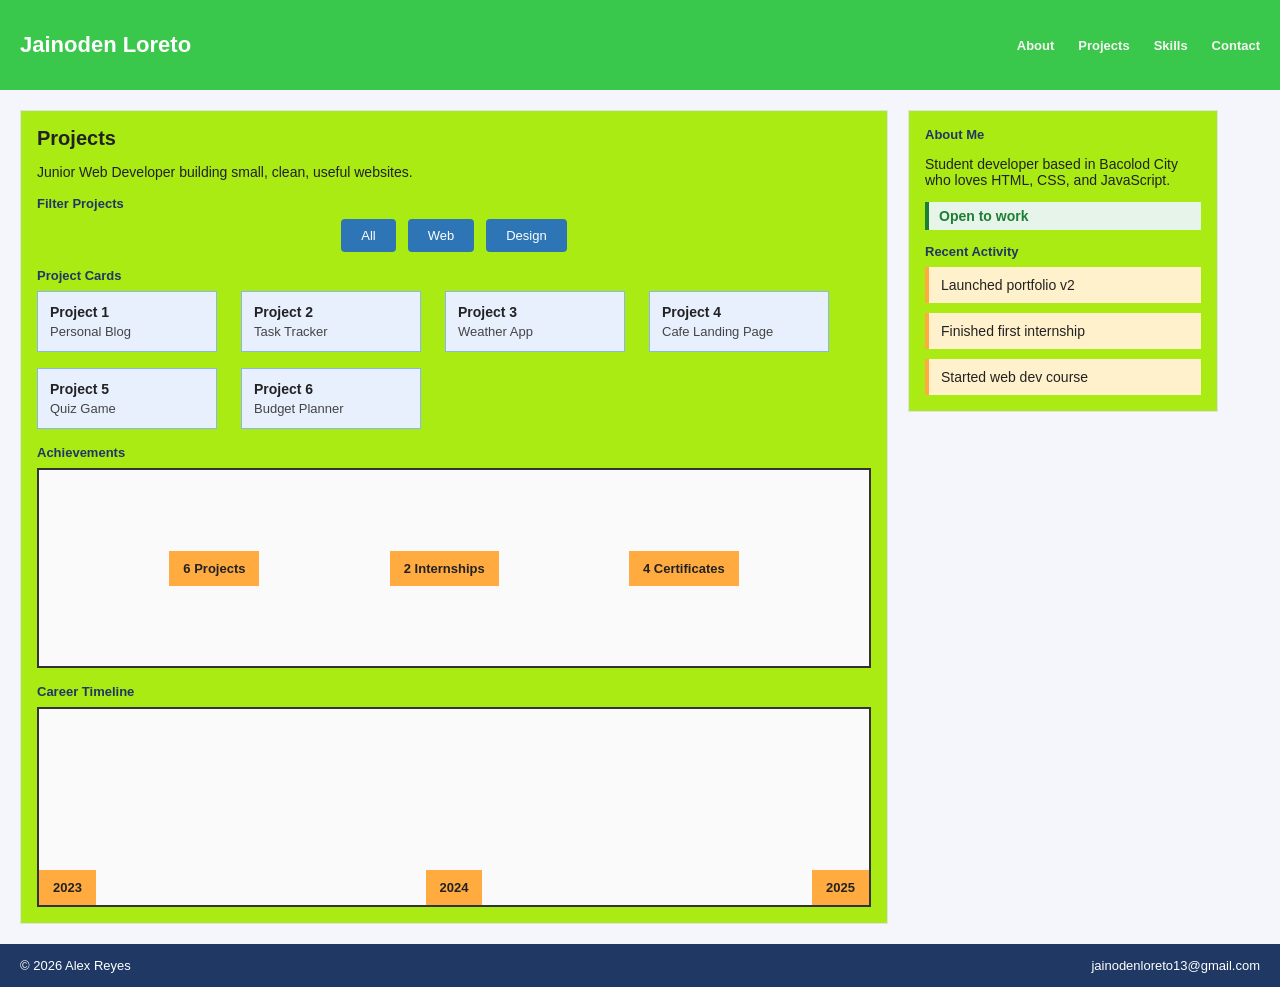
<file: index.html>
<!DOCTYPE html>
<html lang="en">
<head>
<meta charset="UTF-8">
<meta name="viewport" content="width=device-width, initial-scale=1">
<title>Jainoden Loreto | Portfolio</title>
<link rel="stylesheet" href="style.css">
</head>
<body>
<header>
  <div class="logo">Jainoden Loreto</div>
  <nav class="menu">
    <a href="#">About</a><a href="#">Projects</a><a href="#">Skills</a><a href="#">Contact</a>
  </nav>
</header>
<div class="layout">
  <main>
    <h1>Projects</h1>
    <p>Junior Web Developer building small, clean, useful websites.</p>
    <h2>Filter Projects</h2>
    <div class="button-group">
      <button>All</button><button>Web</button><button>Design</button>
    </div>
    <h2>Project Cards</h2>
    <div class="cards">
      <div class="card"><strong>Project 1</strong><span>Personal Blog</span></div>
      <div class="card"><strong>Project 2</strong><span>Task Tracker</span></div>
      <div class="card"><strong>Project 3</strong><span>Weather App</span></div>
      <div class="card"><strong>Project 4</strong><span>Cafe Landing Page</span></div>
      <div class="card"><strong>Project 5</strong><span>Quiz Game</span></div>
      <div class="card"><strong>Project 6</strong><span>Budget Planner</span></div>
    </div>
    <h2>Achievements</h2>
    <div class="box-a">
      <div class="item">6 Projects</div><div class="item">2 Internships</div><div class="item">4 Certificates</div>
    </div>
    <h2>Career Timeline</h2>
    <div class="box-b">
      <div class="item">2023</div><div class="item">2024</div><div class="item">2025</div>
    </div>
  </main>
  <aside>
    <h3>About Me</h3>
    <p class="bio">Student developer based in Bacolod City who loves HTML, CSS, and JavaScript.</p>
    <p class="status">Open to work</p>
    <h3>Recent Activity</h3>
    <div class="updates">
      <div class="update">Started web dev course</div>
      <div class="update">Finished first internship</div>
      <div class="update">Launched portfolio v2</div>
    </div>
  </aside>
</div>
<footer>
  <span>&copy; 2026 Alex Reyes</span>
  <span>jainodenloreto13@gmail.com</span>
</footer>
</body>
</html>
</file>
<file: style.css>
/* ===== SECTION A: DO NOT EDIT ===== */
* { box-sizing: border-box; }
body { margin: 0; font-family: Arial, Helvetica, sans-serif; background: #f4f6fb; color: #222; font-size: 14px; }
header { background: #39c84c; color: #fff; padding: 14px 20px; }
.logo { font-size: 22px; font-weight: bold; }
.menu a { color: #f8f3f3; text-decoration: none; font-size: 13px; font-weight: bold; display: block; }
.layout { padding: 0; }
main, aside { background: #aaeb13; border: 1px solid #dde3ee; padding: 16px; }
h1 { font-size: 20px; margin: 0 0 8px; }
h2 { font-size: 13px; margin: 16px 0 8px; color: #1f3864; }
h3 { font-size: 13px; margin: 0 0 8px; color: #1f3864; }
button { background: #2e75b6; color: #fff; border: 0; padding: 9px 20px; border-radius: 4px; font-size: 13px; }
.card { background: #e8f0fe; border: 1px solid #8ab4f8; padding: 12px; width: 180px; }
.card strong, .card span { display: block; }
.card span { margin-top: 4px; color: #444; font-size: 13px; }
.box-a, .box-b { height: 200px; background: #fafafa; border: 2px solid #333; }
.item { background: #ffab40; font-weight: bold; padding: 10px 14px; font-size: 13px; }
.status { background: #e6f4ea; color: #1e7e34; font-weight: bold; padding: 6px 10px; border-left: 4px solid #1e7e34; }
.update { background: #fff1cc; border-left: 4px solid #ffab40; padding: 10px 12px; }
footer { background: #1f3864; color: #fff; padding: 14px 20px; font-size: 13px; }
/* ===== END SECTION A ===== */

/* ===== SECTION B: YOUR WORK (edit only below this line) ===== */

/* TASK 1: Site Header (selectors: header, .menu) */
header{
    display:flex;
    height: 90px;
    justify-content: space-between;
    align-items: center;
}
.menu{
    display: flex;
    gap: 24px;
}
/* TASK 2: Profile Sidebar + Main Content (selectors: .layout, main, aside) */
.layout{
    display: flex;
    gap: 20px;
    padding: 20px;
}
main{
    width: 70%;

}
aside{
    width: 25%;
    align-self: flex-start;
}

/* TASK 3: Project Filter Buttons (selector: .button-group) */
.button-group{
    display: flex;
    justify-content: center;
    gap: 12px;
}



/* TASK 4: Project Card Grid (selector: .cards) */
.cards{
    display: flex;
    flex-wrap: wrap;
    gap: 16px 24px;
}


/* TASK 5: Highlights and Timeline Strips (selectors: .box-a, .box-b) */
.box-a{
    display: flex;
    justify-content: space-evenly;
    align-items: center;
}
.box-b{
    display: flex;
    justify-content: space-between;
    align-items: flex-end;
}


/* TASK 6: Recent Activity Feed (selector: .updates) */
.updates{
    display: flex;
    flex-direction: column-reverse;
    gap: 10px;
}


/* TASK 7: Footer (selector: footer) */
footer{
    display: flex;
    justify-content: space-between;
    align-items: center;
}


/* BONUS: Add exactly one declaration to the .layout rule */
</file>
